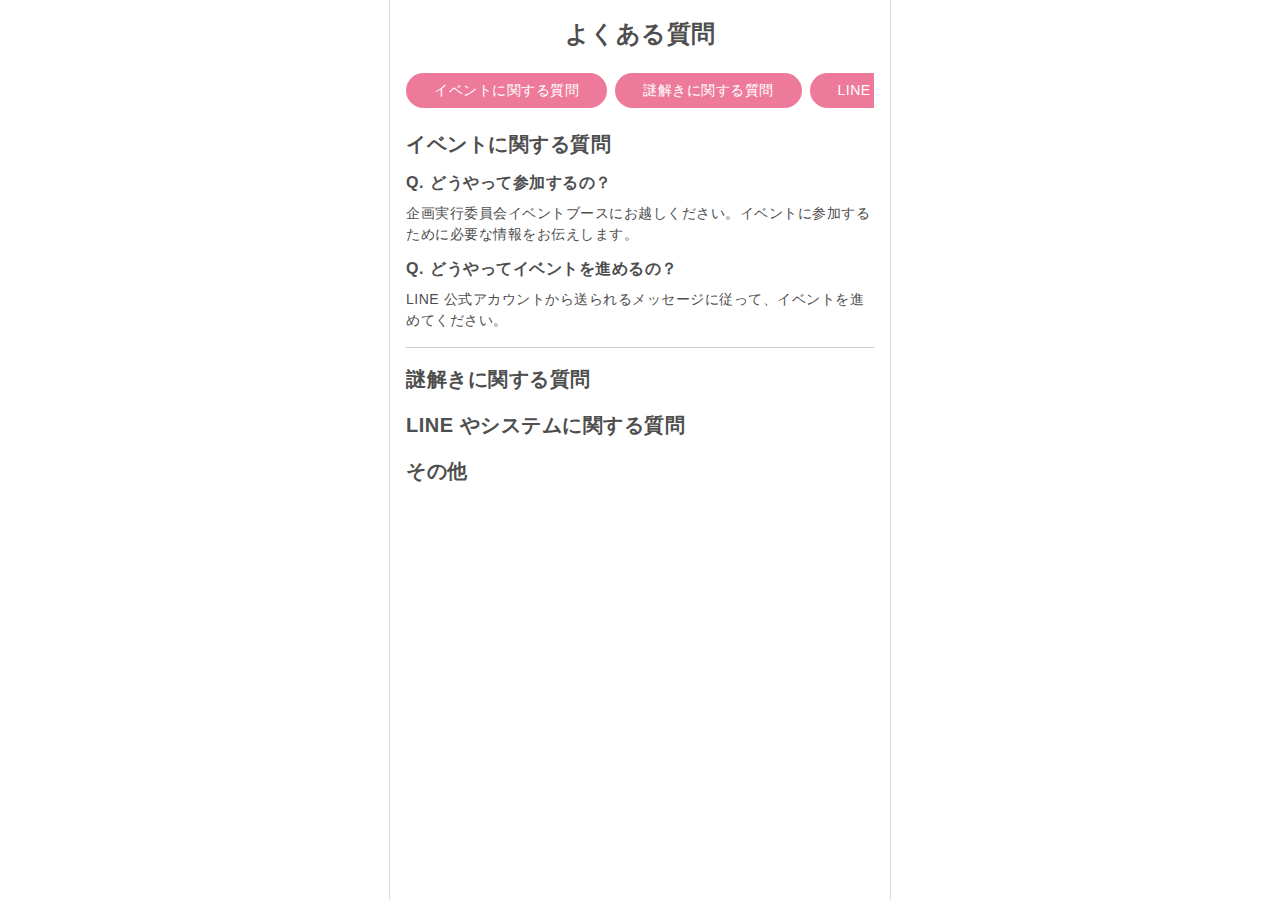
<file: faq.html>
<!DOCTYPE html>
<html lang="ja">
  <head>
    <meta charset="utf-8" />
    <title></title>
    <link rel="stylesheet" href="./assets/css/reset.css" />
    <link rel="stylesheet" href="./assets/css/root.css" />
    <link rel="stylesheet" href="./assets/css/style.css" />
    <link rel="stylesheet" href="./assets/css/lib/modal.css" />
    <link rel="stylesheet" href="style.css">
    <meta
      name="viewport"
      content="width=device-width, initial-scale=1.0, viewport-fit=cover, maximum-scale=1.0"
    />
    <meta name="apple-mobile-web-app-capable" content="yes" />
    <meta name="mobile-web-app-capable" content="yes" />
    <!-- Google Fontsの読み込み -->
    <link rel="preconnect" href="https://fonts.googleapis.com" />
    <link rel="preconnect" href="https://fonts.gstatic.com" crossorigin="" />
    <link
      href="https://fonts.googleapis.com/css2?family=Noto+Sans+JP:wght@100..900&amp;display=swap"
      rel="stylesheet"
    />
    <!-- Google Material Icon -->
    <link
      href="https://fonts.googleapis.com/css2?family=Material+Symbols+Outlined"
      rel="stylesheet"
    />
  </head>
  <body>
    <div id="modal">
      <div class="overlay"></div>
      <div class="center">
        <div class="content" id="openInNew">
          <section>
            <p class="fw-bold t-center">新しいタブで開きます</p>
            <div class="column-wrap-pc">
              <button type="button" class="btn-secondary btn-closeModal w-100">
                閉じる
              </button>
              <a class="btn-primary w-100" id="btnLinkConfirmOpenInNew">開く</a>
            </div>
          </section>
        </div>
      </div>
    </div>
    <div class="page-content">
      <main>
        <div class="contentBody">
          <section>
            <h1 class="page-title">よくある質問</h1>
          </section>
          <section>
            <div class="category">
              <div class="category-menu">
                <div class="carousel carousel-scroller">
                  <div class="carousel-item">
                    <a href="#event" class="badge">イベントに関する質問</a>
                  </div>
                  <div class="carousel-item">
                    <a href="#riddle" class="badge">謎解きに関する質問</a>
                  </div>
                  <div class="carousel-item">
                    <a href="#system" class="badge">LINE やシステムに関する質問</a>
                  </div>
                  <div class="carousel-item">
                    <a href="#others" class="badge">その他</a>
                  </div>
                </div>
              </div>
              <div class="category-main">
                <section class="category-content divider-bottom" id="event">
                  <h2 class="sec-title">
                    イベントに関する質問
                  </h2>
                  <div class="faq-container">
                    <div class="faq-question">
                      どうやって参加するの？
                    </div>
                    <div class="faq-answer">
                      <p>
                        企画実行委員会イベントブースにお越しください。イベントに参加するために必要な情報をお伝えします。
                      </p>
                    </div>
                  </div>
                  <div class="faq-container">
                    <div class="faq-question">
                      どうやってイベントを進めるの？
                    </div>
                    <div class="faq-answer">
                      <p>
                        LINE 公式アカウントから送られるメッセージに従って、イベントを進めてください。
                      </p>
                    </div>
                  </div>
                </section>
                <section class="category-content" id="riddle">
                  <h2 class="sec-title">
                    謎解きに関する質問
                  </h2>
                </section>
                <section class="category-content" id="system">
                  <h2 class="sec-title">
                    LINE やシステムに関する質問
                  </h2>
                </section>
                <section class="category-content" id="others">
                  <h2 class="sec-title">
                    その他
                  </h2>
                </section>
              </div>
            </div>
          </section>
        </div>
      </main>
    </div>
    <script
      src="https://code.jquery.com/jquery-3.7.1.js"
      integrity="sha256-eKhayi8LEQwp4NKxN+CfCh+3qOVUtJn3QNZ0TciWLP4="
      crossorigin="anonymous"
    ></script>
    <script src="./assets/js/script.js"></script>
  </body>
</html>
</file>
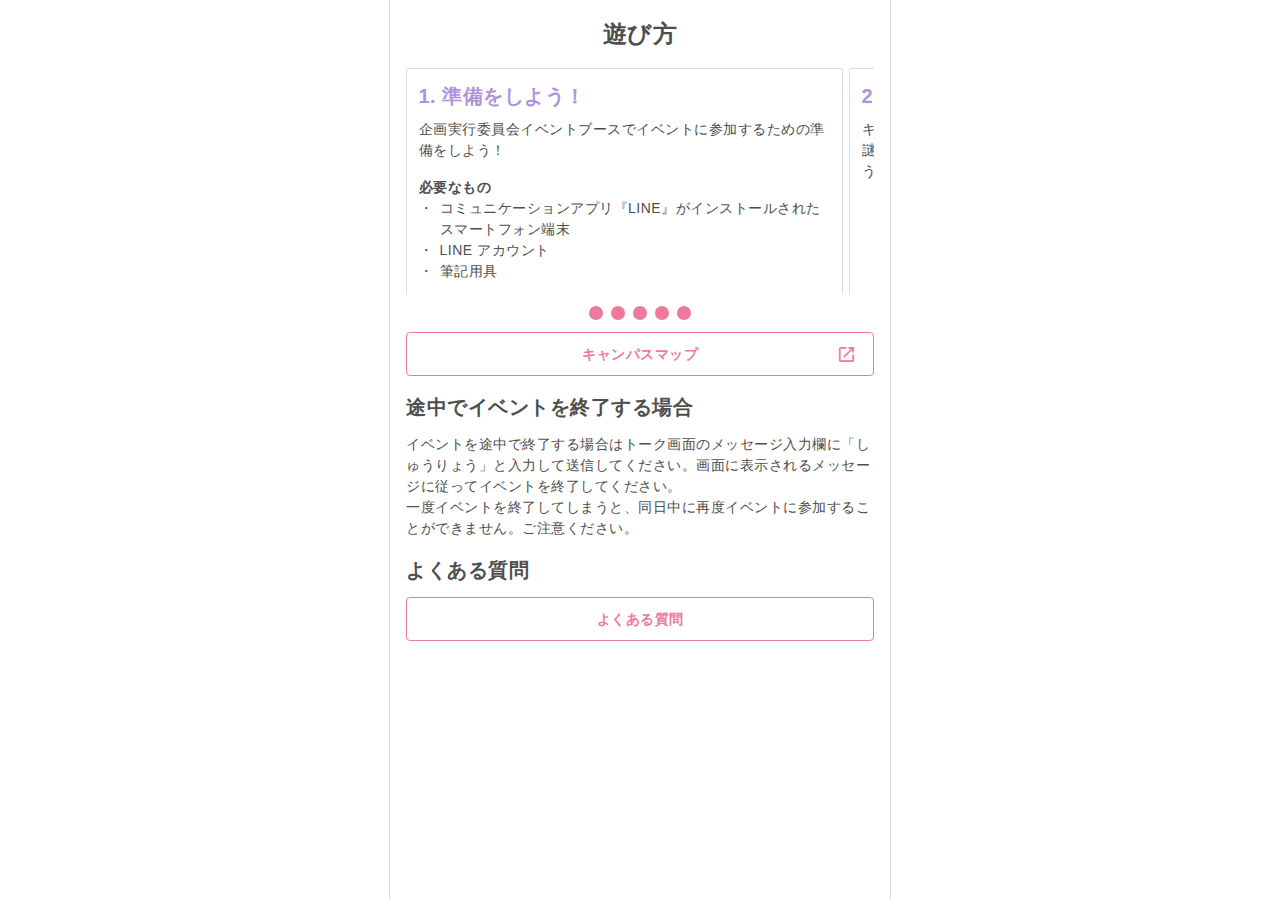
<file: howtoplay.html>
<!DOCTYPE html>
<html lang="ja">
  <head>
    <meta charset="utf-8" />
    <title></title>
    <link rel="stylesheet" href="./assets/css/reset.css" />
    <link rel="stylesheet" href="./assets/css/root.css" />
    <link rel="stylesheet" href="./assets/css/style.css" />
    <link rel="stylesheet" href="./assets/css/lib/modal.css" />
    <link rel="stylesheet" href="style.css">
    <meta
      name="viewport"
      content="width=device-width, initial-scale=1.0, viewport-fit=cover, maximum-scale=1.0"
    />
    <meta name="apple-mobile-web-app-capable" content="yes" />
    <meta name="mobile-web-app-capable" content="yes" />
    <!-- Google Fontsの読み込み -->
    <link rel="preconnect" href="https://fonts.googleapis.com" />
    <link rel="preconnect" href="https://fonts.gstatic.com" crossorigin="" />
    <link
      href="https://fonts.googleapis.com/css2?family=Noto+Sans+JP:wght@100..900&amp;display=swap"
      rel="stylesheet"
    />
    <!-- Google Material Icon -->
    <link
      href="https://fonts.googleapis.com/css2?family=Material+Symbols+Outlined"
      rel="stylesheet"
    />
  </head>
  <body>
    <div id="modal">
      <div class="overlay"></div>
      <div class="center">
        <div class="content" id="openInNew">
          <section>
            <p class="fw-bold t-center">新しいタブで開きます</p>
            <div class="column-wrap-pc">
              <button type="button" class="btn-secondary btn-closeModal w-100">
                閉じる
              </button>
              <a class="btn-primary w-100" id="btnLinkConfirmOpenInNew">開く</a>
            </div>
          </section>
        </div>
      </div>
    </div>
    <div class="page-content">
      <main>
        <div class="contentBody">
          <section>
            <h1 class="page-title">遊び方</h1>
          </section>
          <section>
            <div class="carousel carousel-banner">
              <div class="carousel-item" id="step1">
                <div class="txtBox">
                  <p class="fs-large fw-bold c-purple mrgn-bottom-half">
                    1. 準備をしよう！
                  </p>
                  <p>
                    企画実行委員会イベントブースでイベントに参加するための準備をしよう！
                  </p>
                  <div class="container mrgn-top">
                    <p class="fw-bold">必要なもの</p>
                    <ul class="list-dotted">
                      <li class="list-item">
                        <p>
                          コミュニケーションアプリ『LINE』がインストールされたスマートフォン端末
                        </p>
                      </li>
                      <li class="list-item">
                        <p>LINE アカウント</p>
                      </li>
                      <li class="list-item">
                        <p>筆記用具</p>
                      </li>
                    </ul>
                  </div>
                </div>
              </div>
              <div class="carousel-item" id="step2">
                <div class="txtBox">
                  <p class="fs-large fw-bold c-purple mrgn-bottom-half">
                    2. 謎を探しにキャンパスを探検しよう！
                  </p>
                  <p>キャンパスを探検しながら、隠された謎を見つけよう！</p>
                  <p>
                    謎を見つけた二次元コードを読み取ってメッセージを送信しよう！
                  </p>
                </div>
              </div>
              <div class="carousel-item" id="step3">
                <div class="txtBox">
                  <p class="fs-large fw-bold c-purple mrgn-bottom-half">
                    3. 見つけた謎を解読しよう！
                  </p>
                  <p>見つけた謎を解読して答えを送信しよう！</p>
                  <p>答えが合ってると、キーワードをゲットできるよ</p>
                  <p>
                    ヒントが欲しい場合は「ひんと」と送信するか、メニューから「ヒントを表示」を選んでね
                  </p>
                  <p>
                    合計 13 個のキーワードをゲットすると最終問題に挑戦できるよ
                  </p>
                </div>
              </div>
              <div class="carousel-item" id="step4">
                <div class="txtBox">
                  <p class="fs-large fw-bold c-purple mrgn-bottom-half">
                    4 最終問題に挑戦
                  </p>
                  <p>
                    これまでに解いた問題や集めたキーワードを使って最終問題に挑戦しよう！
                  </p>
                </div>
              </div>
              <div class="carousel-item" id="step5">
                <div class="txtBox">
                  <p class="fs-large fw-bold c-purple mrgn-bottom-half">
                    5. イベントクリア
                  </p>
                  <p>最終問題に正解すると、イベントクリア！</p>
                  <p>
                    企画実行委員会イベントブースでガラポンを回して景品を受け取ろう！
                  </p>
                </div>
              </div>
            </div>
            <div class="carousel-dotted">
              <a href="#step1"></a>
              <a href="#step2"></a>
              <a href="#step3"></a>
              <a href="#step4"></a>
              <a href="#step5"></a>
            </div>
            <a
              href="https://welcome.hosei-u.com/map/"
              class="btn-secondary w-100"
              target="_blank"
              >キャンパスマップ</a
            >
          </section>
          <section>
            <h2 class="sec-title">途中でイベントを終了する場合</h2>
            <div class="container">
              <p>
                イベントを途中で終了する場合はトーク画面のメッセージ入力欄に「しゅうりょう」と入力して送信してください。画面に表示されるメッセージに従ってイベントを終了してください。
              </p>
              <p>
                一度イベントを終了してしまうと、同日中に再度イベントに参加することができません。ご注意ください。
              </p>
            </div>
          </section>
          <section>
            <h2 class="sec-title">よくある質問</h2>
            <a href="faq.html" class="btn-secondary w-100">よくある質問</a>
          </section>
        </div>
      </main>
    </div>
    <script
      src="https://code.jquery.com/jquery-3.7.1.js"
      integrity="sha256-eKhayi8LEQwp4NKxN+CfCh+3qOVUtJn3QNZ0TciWLP4="
      crossorigin="anonymous"
    ></script>
    <script src="./assets/js/script.js"></script>
    <script src="./assets/js/lib/modal.js"></script>
  </body>
</html>
</file>
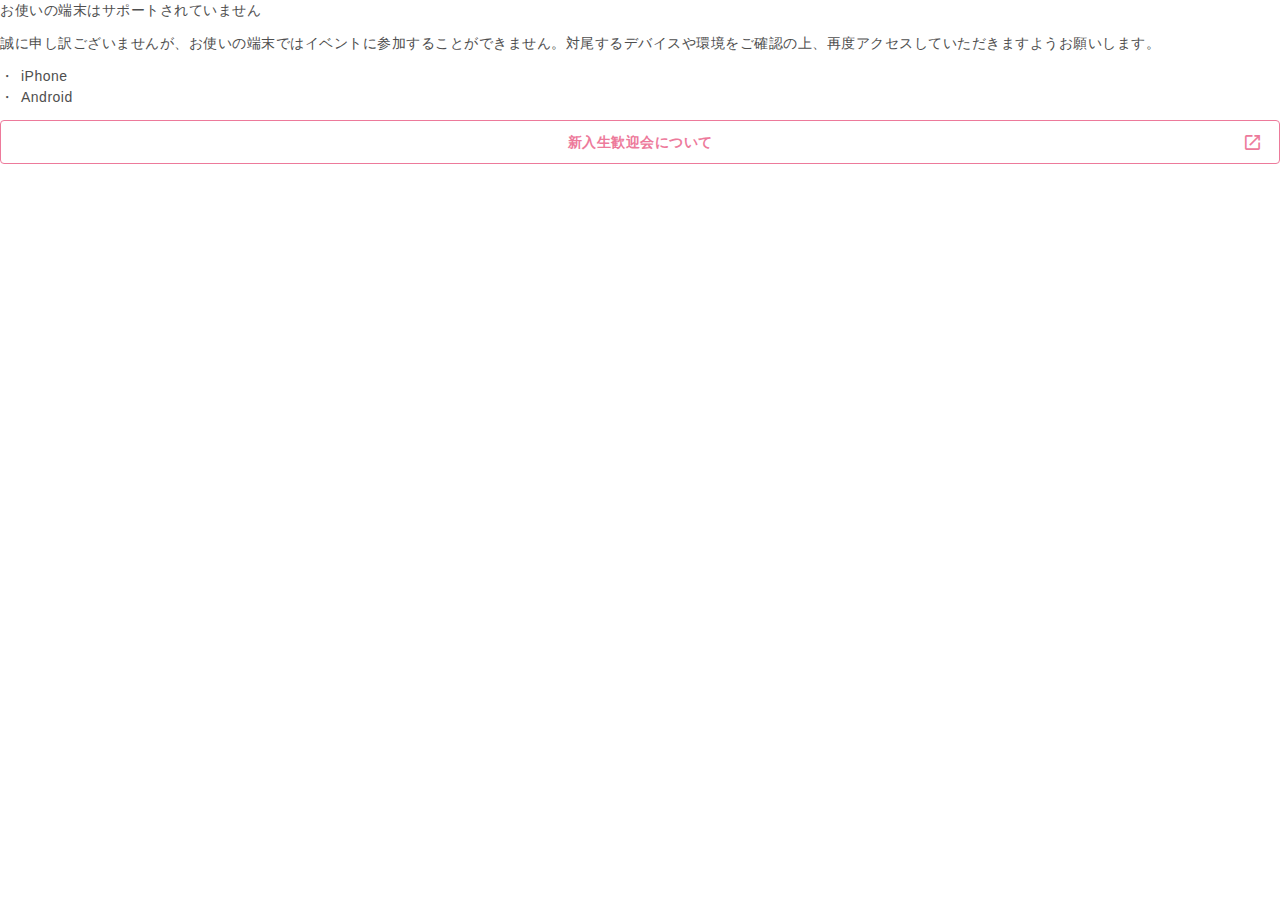
<file: register.html>
<!DOCTYPE html>
<html lang="ja">
  <head>
    <meta charset="utf-8" />
    <title></title>
    <link rel="stylesheet" href="./assets/css/reset.css" />
    <link rel="stylesheet" href="./assets/css/root.css" />
    <link rel="stylesheet" href="./assets/css/style.css" />
    <link rel="stylesheet" href="./assets/css/lib/modal.css" />
    <link rel="stylesheet" href="./assets/css/lib/form.css" />
    <meta
      name="viewport"
      content="width=device-width, initial-scale=1.0, viewport-fit=cover, maximum-scale=1.0"
    />
    <meta name="apple-mobile-web-app-capable" content="yes" />
    <meta name="mobile-web-app-capable" content="yes" />
    <!-- Google Fontsの読み込み -->
    <link rel="preconnect" href="https://fonts.googleapis.com" />
    <link rel="preconnect" href="https://fonts.gstatic.com" crossorigin="" />
    <link
      href="https://fonts.googleapis.com/css2?family=Noto+Sans+JP:wght@100..900&amp;display=swap"
      rel="stylesheet"
    />
    <!-- Google Material Icon -->
    <link
      href="https://fonts.googleapis.com/css2?family=Material+Symbols+Outlined"
      rel="stylesheet"
    />
  </head>
  <body>
    <div id="modal">
      <div class="overlay"></div>
      <div class="center">
        <div class="modalContent" data-modal="openInNew">
          <button type="button" class="icn icn-close btn-closeModal"></button>
          <p>新しいタブで開きます</p>
          <a href="" class="btn-primary w-100 link-confirm" target="_blank"
            >開く</a
          >
        </div>
        <div class="modalContent" data-modal="registerErr">
          <p>
            既にユーザー登録をしています。
          </p>
          <a href="index.html" class="btn-primary w-100">HOME に戻る</a>
        </div>
      </div>
    </div>
    <div class="pageContent">
      <main>
        <div class="contentBody">
          <section>
            <h2 class="secTitle">新規ユーザー登録</h2>
            <div class="form">
              <div class="form-group">
                <label for="userName" class="form-label">ユーザーネーム</label>
                <input
                  type="text"
                  name="userName"
                  id="userName"
                  placeholder="10文字以内"
                  maxlength="10"
                />
                <div class="form-err">
                  <p>必須項目です</p>
                </div>
                <p class="form-note">本名を入力しないでください。</p>
              </div>
              <div class="form-group">
                <div class="form-group-checkbox">
                  <label for="termsConsented">
                    <input
                      type="checkbox"
                      name="temrsConsented"
                      id="termsConsented"
                      class="checkboxConsented"
                    />
                    <p>
                      <a href="" target="_blank">利用規約</a>
                      に同意します
                    </p>
                  </label>
                </div>
                <div class="form-group-checkbox">
                  <label for="policyConsented">
                    <input
                      type="checkbox"
                      name="policyConsented"
                      id="policyConsented"
                      class="checkboxConsented"
                    />
                    <p>
                      <a href="" target="_blank">プライバシーポリシー</a>
                      に同意します
                    </p>
                  </label>
                </div>
              </div>
              <div class="form-group">
                <div class="form-group-submit">
                  <button
                    type="button"
                    class="btn-primary w-100"
                    aria-disabled="true"
                    id="btn-submit"
                  >
                    作成する
                  </button>
                </div>
              </div>
            </div>
          </section>
        </div>
      </main>
    </div>
    <script
      src="https://code.jquery.com/jquery-3.7.1.js"
      integrity="sha256-eKhayi8LEQwp4NKxN+CfCh+3qOVUtJn3QNZ0TciWLP4="
      crossorigin="anonymous"
    ></script>
    <script src="./assets/js/script.js"></script>
    <script src="./assets/js/userAgent.js"></script>
    <script src="./assets/js/register.js"></script>
    <script src="./assets/js/lib/modal.js"></script>
  </body>
</html>
</file>
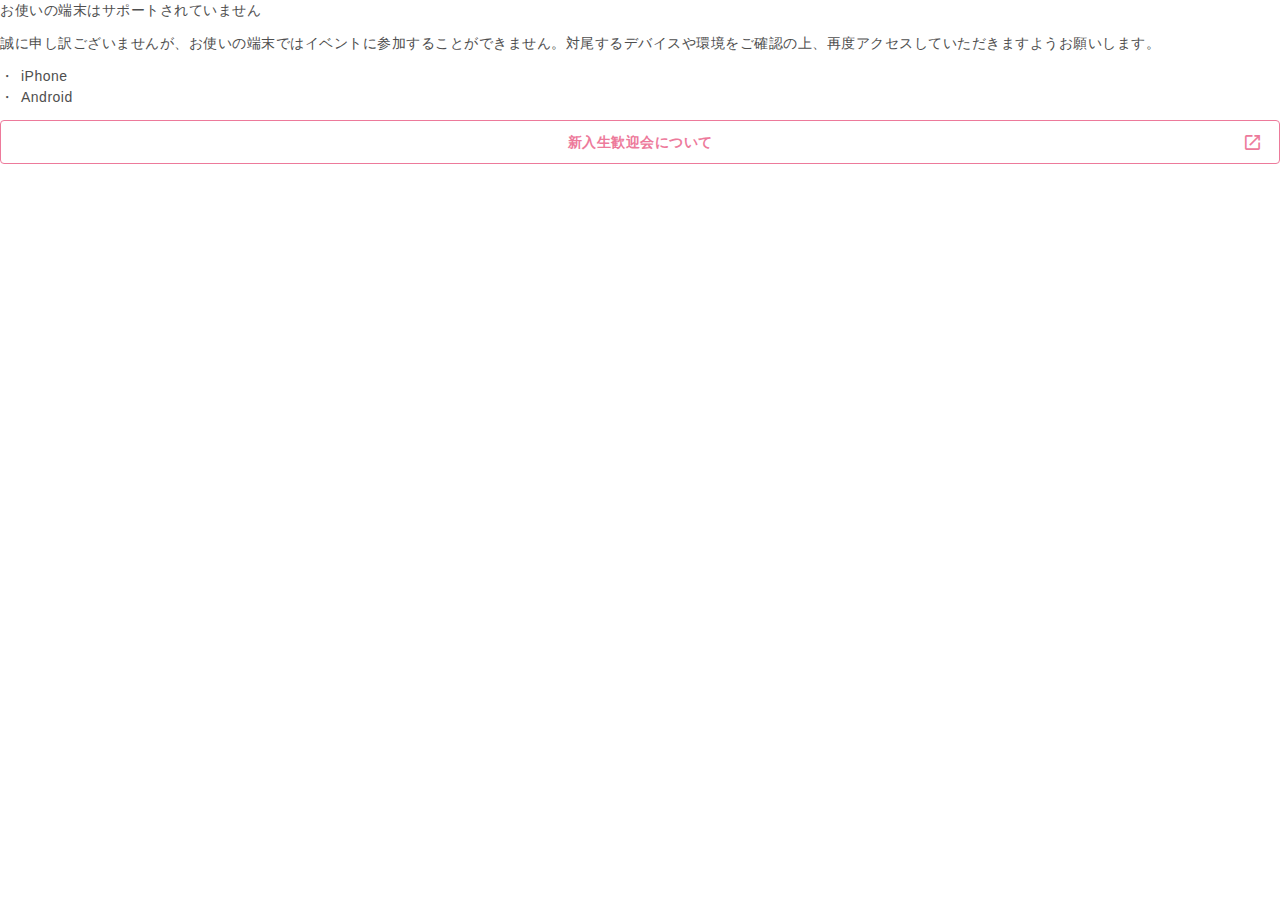
<file: riddle01.html>
<!DOCTYPE html>
<html lang="ja">
  <head>
    <meta charset="utf-8" />
    <title></title>
    <link rel="stylesheet" href="./assets/css/reset.css" />
    <link rel="stylesheet" href="./assets/css/root.css" />
    <link rel="stylesheet" href="./assets/css/style.css" />
    <meta
      name="viewport"
      content="width=device-width, initial-scale=1.0, viewport-fit=cover, maximum-scale=1.0"
    />
    <meta name="apple-mobile-web-app-capable" content="yes" />
    <meta name="mobile-web-app-capable" content="yes" />
    <!-- Google Fontsの読み込み -->
    <link rel="preconnect" href="https://fonts.googleapis.com" />
    <link rel="preconnect" href="https://fonts.gstatic.com" crossorigin="" />
    <link
      href="https://fonts.googleapis.com/css2?family=Noto+Sans+JP:wght@100..900&amp;display=swap"
      rel="stylesheet"
    />
    <!-- Google Material Icon -->
    <link
      href="https://fonts.googleapis.com/css2?family=Material+Symbols+Outlined"
      rel="stylesheet"
    />
  </head>
  <body>
    <div class="pageContent">
      <main>
        <div class="contentBody"></div>
      </main>
      <nav></nav>
    </div>
    <script
      src="https://code.jquery.com/jquery-3.7.1.js"
      integrity="sha256-eKhayi8LEQwp4NKxN+CfCh+3qOVUtJn3QNZ0TciWLP4="
      crossorigin="anonymous"
    ></script>
    <script src="./assets/js/script.js"></script>
    <script src="./assets/js/userAgent.js"></script>
  </body>
</html>
</file>
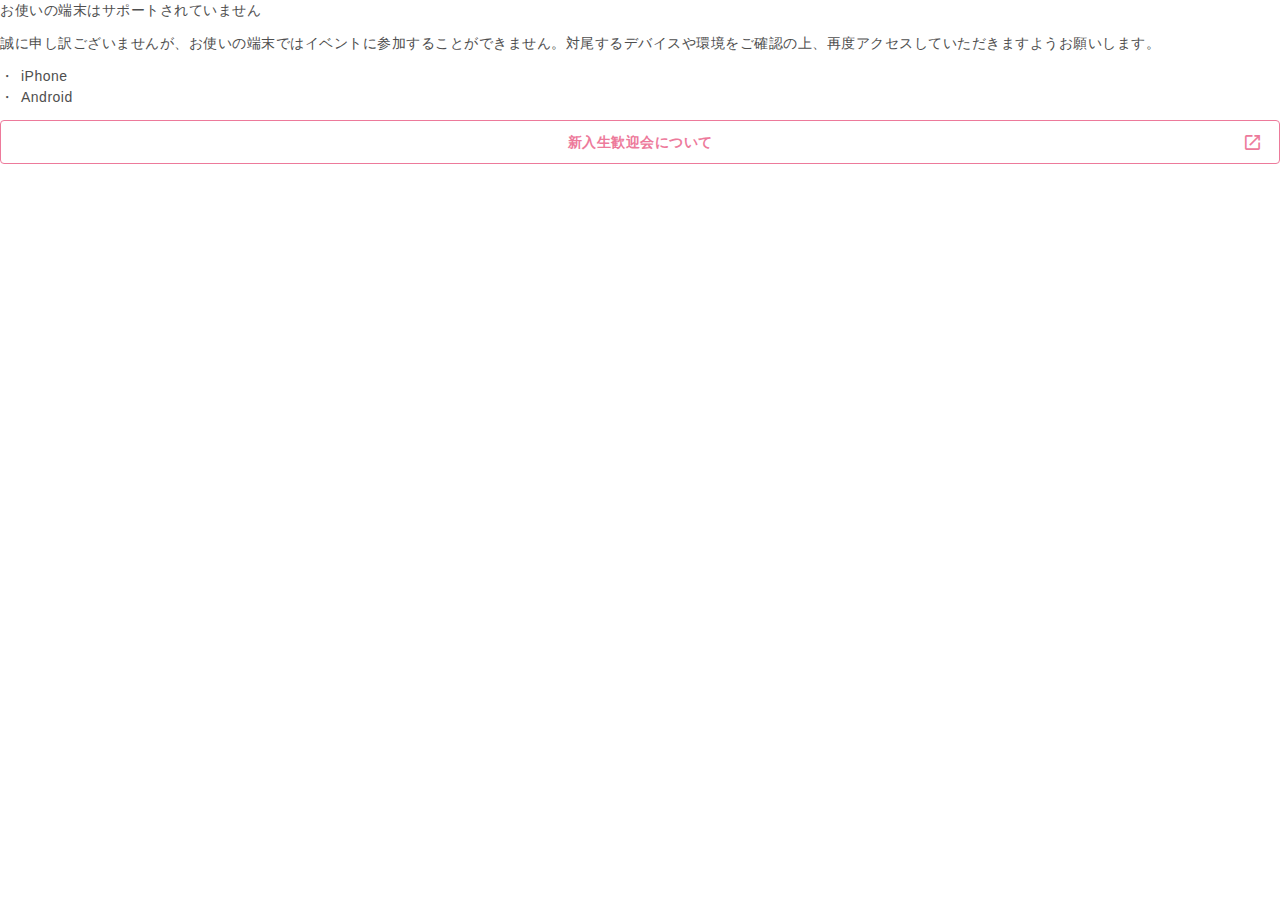
<file: template.html>
<!DOCTYPE html>
<html lang="ja">
  <head>
    <meta charset="utf-8" />
    <title></title>
    <link rel="stylesheet" href="./assets/css/reset.css" />
    <link rel="stylesheet" href="./assets/css/root.css" />
    <link rel="stylesheet" href="./assets/css/style.css" />
    <meta
      name="viewport"
      content="width=device-width, initial-scale=1.0, viewport-fit=cover, maximum-scale=1.0"
    />
    <meta name="apple-mobile-web-app-capable" content="yes" />
    <meta name="mobile-web-app-capable" content="yes" />
    <!-- Google Fontsの読み込み -->
    <link rel="preconnect" href="https://fonts.googleapis.com" />
    <link rel="preconnect" href="https://fonts.gstatic.com" crossorigin="" />
    <link
      href="https://fonts.googleapis.com/css2?family=Noto+Sans+JP:wght@100..900&amp;display=swap"
      rel="stylesheet"
    />
    <!-- Google Material Icon -->
    <link
      href="https://fonts.googleapis.com/css2?family=Material+Symbols+Outlined"
      rel="stylesheet"
    />
  </head>
  <body>
    <div class="pageContent">
      <main>
        <div class="contentBody"></div>
      </main>
    </div>
    <script
      src="https://code.jquery.com/jquery-3.7.1.js"
      integrity="sha256-eKhayi8LEQwp4NKxN+CfCh+3qOVUtJn3QNZ0TciWLP4="
      crossorigin="anonymous"
    ></script>
    <script src="./assets/js/script.js"></script>
    <script src="./assets/js/userAgent.js"></script>
  </body>
</html>
</file>
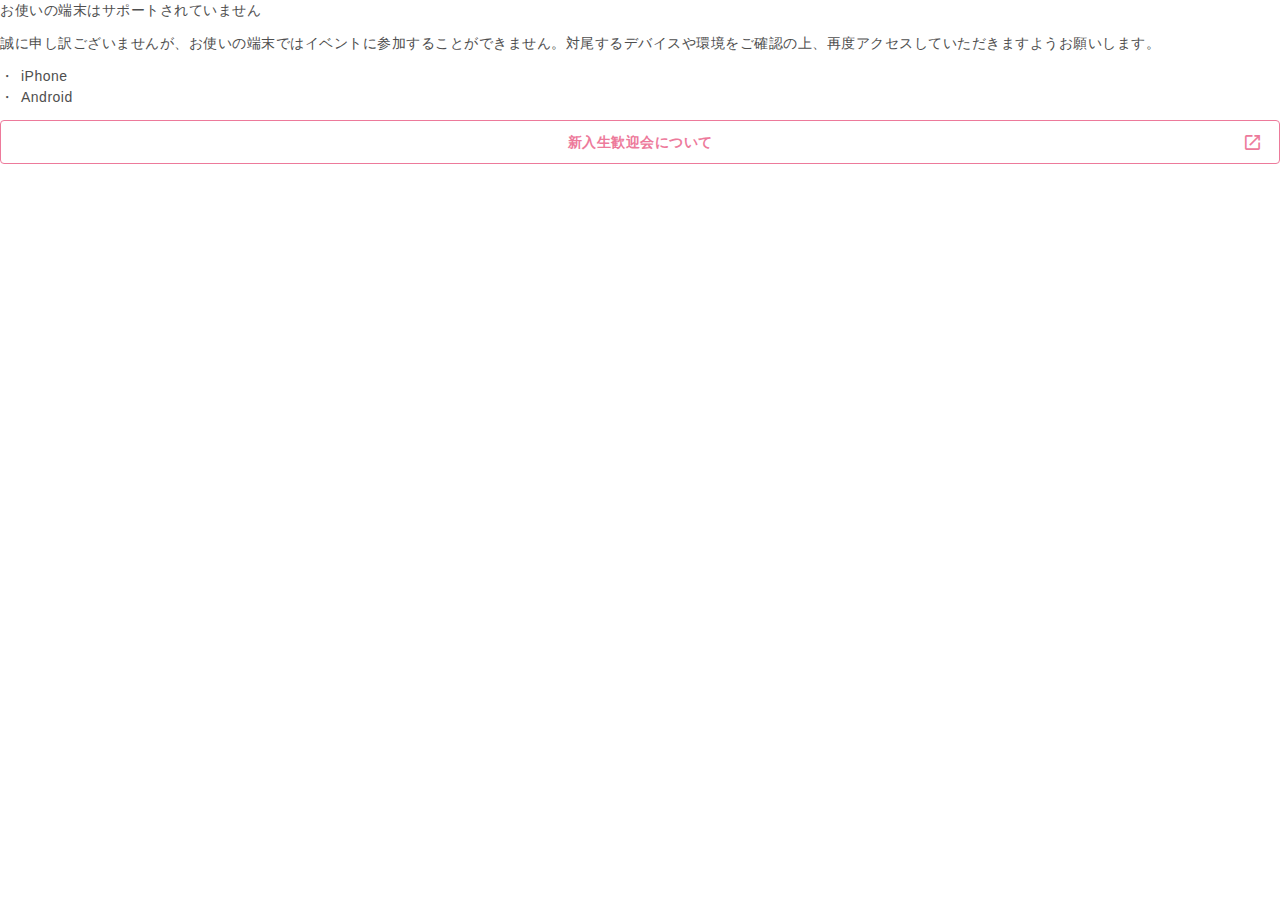
<file: unsupported.html>
<!DOCTYPE html>
<html lang="ja">
  <head>
    <meta charset="utf-8" />
    <title></title>
    <link rel="stylesheet" href="./assets/css/reset.css" />
    <link rel="stylesheet" href="./assets/css/root.css" />
    <link rel="stylesheet" href="./assets/css/style.css" />
    <link rel="stylesheet" href="./assets/css/lib/modal.css" />
    <meta
      name="viewport"
      content="width=device-width, initial-scale=1.0, viewport-fit=cover, maximum-scale=1.0"
    />
    <meta name="apple-mobile-web-app-capable" content="yes" />
    <meta name="mobile-web-app-capable" content="yes" />
    <!-- Google Fontsの読み込み -->
    <link rel="preconnect" href="https://fonts.googleapis.com" />
    <link rel="preconnect" href="https://fonts.gstatic.com" crossorigin="" />
    <link
      href="https://fonts.googleapis.com/css2?family=Noto+Sans+JP:wght@100..900&amp;display=swap"
      rel="stylesheet"
    />
    <!-- Google Material Icon -->
    <link
      href="https://fonts.googleapis.com/css2?family=Material+Symbols+Outlined"
      rel="stylesheet"
    />
  </head>
  <body>
    <div id="modal">
      <div class="overlay"></div>
      <div class="center">
        <div class="modalContent" data-modal="openInNew">
          <button type="button" class="icn icn-close btn-closeModal"></button>
          <p>新しいタブで開きます</p>
          <a href="" class="btn-primary w-100 link-confirm" target="_blank"
            >開く</a
          >
        </div>
      </div>
    </div>
    <div class="pageContent">
      <main>
        <div class="contentBody">
          <section>
            <h1 class="pageTitle">お使いの端末はサポートされていません</h1>
            <p>
              誠に申し訳ございませんが、お使いの端末ではイベントに参加することができません。対尾するデバイスや環境をご確認の上、再度アクセスしていただきますようお願いします。
            </p>
            <ul class="list-dotted">
              <li class="list-item">
                iPhone
              </li>
              <li class="list-item">
                Android
              </li>
            </ul>
            <a
              href="https://welcome.hosei-u.com/"
              class="btn-secondary btn-icn btn-icn-openInNew w-100"
              target="_blank"
              >新入生歓迎会について</a
            >
          </section>
        </div>
      </main>
    </div>
    <script
      src="https://code.jquery.com/jquery-3.7.1.js"
      integrity="sha256-eKhayi8LEQwp4NKxN+CfCh+3qOVUtJn3QNZ0TciWLP4="
      crossorigin="anonymous"
    ></script>
    <script src="./assets/js/script.js"></script>
    <script src="./assets/js/lib/modal.js"></script>
  </body>
</html>
</file>
<file: assets/css/root.css>
:root {
  /* color */
  --c-txt: #4e4e4e;
  --c-primary: #ed7a9b;
  --c-gray: #ccc;
  --c-red: #eb0001;
  --c-green: #239d63;
  --c-orange: #ff8466;
  --c-purple: #ae93db;
  --c-blue: #0017c1;

  /* background color */
  --bgc-gray: rgba(236, 241, 244, 0.6);
  --bgc-blue: #e3f2fe;
  --bgc-blue_pale: #f1f8fe;
  --bgc-gray_pale: #ecf1f4;
  --bgc-overlay: rgba(0, 0, 0, 0.5);
  --bdc-pale: #ecf1f4;

  /* size */
  --w-pc: 500px;

  /* gutter */
  --gutter: 1.6rem;
}
</file>
<file: assets/css/style.css>
html {
  font-size: 10px;
  touch-action: pan-x pan-y;
}
body {
  color: var(--c-txt);
  font-family: "Noto Sans", sans-serif;
  font-size: 1.4rem;
  font-weight: 500;
  letter-spacing: 0.05rem;
  line-height: 1.5;
  height: 100%;
  width: 100%;
  position: relative;
  z-index: 0;

  &.is-active {
    overflow: hidden !important;
  }
}

.page-content {
  background-color: #fff;
  box-shadow: 0 0 0.1rem #333;
  height: 100%;
  width: min(100%, var(--w-pc));
  margin: 0 auto;
  min-height: 100dvh;
  position: relative;

  main {
    .contentBody {
      padding: calc(var(--gutter) + env(safe-area-inset-top)) var(--gutter) calc(var(--gutter) + env(safe-area-inset-bottom));

      .page-title {
        font-size: 2.4rem;
        font-weight: 700;
        margin-bottom: var(--gutter);
        text-align: center;
      }
    }
  }
}

section {
  &:not(:last-child) {
    margin-bottom: var(--gutter);
  }

  > *:not(:last-child) {
    margin-bottom: calc(var(--gutter) * 0.75);
  }
  .sec-title {
    font-size: 2rem;
    font-weight: 700;
  }
}

/* background */
.bgc-red {
  background-color: var(--c-red) !important;
  color: #fff !important;
}

/* badge */
.badge {
  background-color: var(--c-primary);
  border-radius: 99rem;
  color: #fff;
  cursor: pointer;
  display: block;
  padding: 0.5em 2em;
  transition: opacity 0.4s;

  &:hover {
    opacity: 0.7;
  }
}
.badge-small {
  font-size: 1.2rem;
}
.badge-purple {
  background-color: var(--c-purple) !important;
}

/* button style */
.btn-primary {
  background-color: var(--c-primary);
  border-radius: 0.4rem;
  color: #fff;
  display: inline-block;
  font-weight: 700;
  padding: 0.75em 3em;
  text-align: center;
  transition: opacity 0.4s;
  width: fit-content;

  &:hover {
    opacity: 0.7;
  }
  &[aria-disabled="true"] {
    background-color: var(--c-gray);
    cursor: not-allowed;
  }

  &[target="_blank"] {
    &:after {
      content: "\e89e";
      display: inline-block;
      font-family: "Material Symbols Outlined";
      font-size: 1em;
      margin-left: 0.5em;
    }
  }
}

.btn-secondary {
  border: 0.1rem solid var(--c-primary);
  border-radius: 0.4rem;
  color: var(--c-primary);
  display: inline-block;
  font-weight: 700;
  padding: 0.75em 3em;
  text-align: center;
  transition: opacity 0.4s;
  width: fit-content;

  &:hover {
    opacity: 0.7;
  }
  &[aria-disabled="true"] {
    border-color: var(--c-gray);
    color: var(--c-gray);
    cursor: not-allowed;
  }

  &[target="_blank"] {
    position: relative;

    &:after {
      content: "\e89e";
      display: block;
      font-family: "Material Symbols Outlined";
      font-size: 1.5em;

      direction: ltr;
      font-style: normal;
      font-weight: normal;
      letter-spacing: normal;
      line-height: 1;
      text-transform: none;
      white-space: nowrap;
      word-wrap: normal;

      position: absolute;
      top: 50%;
      transform: translate(0, -50%);
      right: var(--gutter);
    }
  }
}

/* carousel */
.carousel-banner {
  display: grid;
  gap: calc(var(--gutter) * 0.5);
  grid-template-columns: repeat(var(--i), calc(100% - var(--gutter) * 2));
  overflow: scroll hidden;
  scroll-behavior: smooth;
  scroll-snap-type: x mandatory;
  padding: 0.05rem;
  width: 100%;

  &::-webkit-scrollbar {
    display: none;
  }

  .carousel-item {
    box-shadow: 0 0 0.1rem #333;
    scroll-snap-align: center;
    width: 100%;

    .txtBox {
      padding: calc(var(--gutter) * 0.75);
    }
  }
}
.carousel-scroller {
  display: flex;
  align-items: center;
  gap: calc(var(--gutter) * 0.5);
  overflow: scroll hidden;

  &::-webkit-scrollbar {
    display: none;
  }

  .carousel-item {
    flex-shrink: 0;
    width: fit-content;
  }
}

/* column */
.column-wrap {
  display: grid;
  gap: var(--gutter);
  grid-template-columns: repeat(2, 1fr);
}

.column-wrap-pc {
  display: grid;
  gap: calc(var(--gutter) * 0.5);

  @media (min-width: 768px) {
    grid-template-columns: repeat(2, 1fr);
    gap: var(--gutter);
  }
}

/* divider */
.divider-bottom {
  border-bottom: 0.1rem solid var(--c-gray);
  padding-bottom: var(--gutter) !important;
  margin-bottom: var(--gutter) !important;
}

/* icon style */
.icn {
  display: block;
  font-size: 2.4rem;
  height: 1em;
  width: 1em;
  position: relative;

  &::before {
    height: 1em;
    width: 1em;
    position: absolute;
    top: 50%;
    left: 50%;
    transform: translate(-50%, -50%);

    direction: ltr;
    display: inline-block;
    font-family: "Material Symbols Outlined";
    font-size: 1em;
    font-style: normal;
    font-weight: normal;
    letter-spacing: normal;
    line-height: 1;
    text-transform: none;
    white-space: nowrap;
    word-wrap: normal;
  }
}

.icn-large {
  font-size: 3.2rem;
}
.icn-small {
  font-size: 1.6rem;
}

.icn-arrow-back {
  &::before {
    content: "\e5e0";
  }
}
.icn-close {
  &::before {
    content: "\e5cd";
  }
}

/* image */
.img-fullVis {
  margin-left: calc((-1) * var(--gutter));
  width: calc(100% + var(--gutter) * 2);
}

/* list style */
.list-dotted {
  .list-item {
    padding-left: 1.5em;
    position: relative;

    &::before {
      content: "・";
      display: block;
      font-size: 1em;
      position: absolute;
      top: 0;
      left: 0;
    }
  }
}

/* sp */
.sp {
  @media (min-width: 768px) {
    display: none;
  }
}
.pc {
  @media (max-width: 768px) {
    display: none;
  }
}

/* margin */
.mrgn-top {
  margin-top: var(--gutter);
}
.mrgn-right {
  margin-right: var(--gutter);
}
.mrgn-bottom {
  margin-bottom: var(--gutter);
}
.mrgn-left {
  margin-left: var(--gutter);
}

.mrgn-top-half {
  margin-top: calc(var(--gutter) * 0.5);
}
.mrgn-right-half {
  margin-right: calc(var(--gutter) * 0.5);
}
.mrgn-bottom-half {
  margin-bottom: calc(var(--gutter) * 0.5);
}
.mrgn-left-half {
  margin-left: calc(var(--gutter) * 0.5);
}

/* text style */
.fs-huge {
  font-size: 3.2rem;
}
.fs-xlarge {
  font-size: 2.4rem;
}
.fs-large {
  font-size: 2rem;
}
.fs-medium {
  font-size: 1.6rem;
}
.fs-small {
  font-size: 1.2rem;
}
.fs-xsmall {
  font-size: 1rem;
}

.fw-bold {
  font-weight: 700;
}
.fw-light {
  font-weight: 300;
}

.t-left {
  text-align: left;
}
.t-center {
  text-align: center;
}
.t-right {
  text-align: right;
}

/* text color */
.c-blue {
  color: var(--c-blue) !important;
}
.c-green {
  color: var(--c-green) !important;
}
.c-orange {
  color: var(--c-orange) !important;
}
.c-purple {
  color: var(--c-purple) !important;
}
.c-red {
  color: var(--c-red) !important;
}

/* width */
.w-100 {
  width: 100%;
}
</file>
<file: assets/css/lib/modal.css>
#modal {
  height: 100dvh;
  width: 100dvw;
  overflow: hidden;
  position: fixed;
  top: 0;
  left: 0;
  visibility: hidden;
  z-index: 100;

  &.is-active {
    visibility: visible;
  }

  .overlay {
    background-color: var(--bgc-overlay);
    height: 100dvh;
    width: 100dvw;
    position: absolute;
    top: 0;
    left: 0;
    z-index: 100;
  }

  .center {
    display: flex;
    align-items: center;
    justify-content: center;
    height: 100dvh;
    width: 100dvw;
    visibility: hidden;

    .content {
      background-color: #fff;
      border-radius: 0.4rem;
      height: fit-content;
      width: min(calc(100% - 3.2rem), calc(var(--w-pc) - 3.2rem));
      max-height: calc(100dvh - 3.2rem);
      overflow: hidden scroll;
      padding: var(--gutter);
      position: absolute;
      top: 50%;
      left: 50%;
      transform: translate(-50%, -50%);
      visibility: hidden;
      z-index: 101;

      &::-webkit-scrollbar {
        display: none;
      }
      &.is-show {
        visibility: visible;
      }
    }
  }
  .bottom {
    position: absolute;
    bottom: 0;
    left: 50%;
    transform: translate(-50%, 0);
    visibility: hidden;
    width: min(100dvw, var(--w-pc));
    z-index: 101;

    .content {
      background-color: #fff;
      border-top-right-radius: 1.6rem;
      border-top-left-radius: 1.6rem;
      height: fit-content;
      width: 100%;
      max-height: 90%;
      overflow: hidden auto;
      padding: calc(var(--gutter) * 1.5) var(--gutter) calc(var(--gutter) + env(safe-area-inset-bottom)) var(--gutter);
      position: relative;
      transition: all .4s;
      transform: translate(0, 100%);
      visibility: hidden;
      z-index: 101;

      &.is-show {
        transform: none !important;
        visibility: visible;
      }

      &::-webkit-scrollbar {
        display: none;
      }
    }
  }
}
</file>
<file: style.css>
.category {
  height: 100%;
  position: relative;

  .category-menu {
    padding: calc(0.5rem + env(safe-area-inset-top)) 0 0.5rem;
    position: sticky;
    top: 0;
    left: 0;
    width: 100%;
    z-index: 10;
  }
  .category-main {
    margin: var(--gutter) 0 0;

    .category-content {
      padding-top: var(--height);
      margin-top: calc(-1 * var(--height));
    }
  }
}

/* FAQ */
.faq-container {
  .faq-question {
    font-size: 1.6rem;
    font-weight: 700;
    padding-left: 1.5em;
    position: relative;

    &::before {
      content: "Q.";
      font-size: 1em;
      font-weight: 700;
      position: absolute;
      top: 50%;
      left: 0;
      transform: translate(0, -50%);
    }
  }
  .faq-answer {
    margin-top: calc(var(--gutter) * 0.5);
  }
}

/* carousel */
.carousel-dotted {
  display: flex;
  align-items: center;
  gap: calc(var(--gutter) * .5);
  margin: 0 auto;
  width: fit-content;

  a {
    background-color: var(--c-primary);
    border-radius: 99rem;
    display: block;
    height: 1em;
    width: 1em;
  }
}
</file>
<file: assets/css/lib/form.css>
.form {
  .form-group {
    &:not(:last-child) {
      border-bottom: .1rem solid var(--c-gray);
      padding-bottom: var(--gutter);
      margin-bottom: var(--gutter);
    }
    > *:not(:last-child) {
      margin-bottom: 0.5em;
    }
    .form-label {
      border-left: 0.5rem solid var(--c-txt);
      display: block;
      font-size: 1.6rem;
      font-weight: 700;
      padding: 0.25rem 0 0.25rem 0.75em;
    }
    input[type="text"] {
      border-radius: 0.4rem;
      display: block;
      outline: 0.2rem solid var(--c-gray);
      overflow: hidden;
      padding: 0.8rem;
      width: 100%;

      &:focus {
        outline-color: var(--c-blue);
      }
      &.is-err {
        background-color: #ffebeb !important;
        outline-color: var(--c-red);
      }
    }
    .form-err {
      color: var(--c-red);
      display: none;

      &.is-active {
        display: block;
      }
    }
    .form-note {
      padding-left: 1.5em;
      position: relative;

      &::before {
        content: "※";
        display: block;
        font-size: 1em;
        position: absolute;
        top: 50%;
        left: 0;
        transform: translate(0, -50%);
      }
    }

    a {
      color: var(--c-blue);
      text-decoration: underline;
    }

    .form-group-checkbox {
      label {
        display: flex;
        align-items: center;
        font-size: 1.4rem;
        font-weight: 700;

        input[type="checkbox"] {
          appearance: none;
          background-color: #fff;
          border: 0.1rem solid var(--c-gray);
          border-radius: 0.4rem;
          height: 2em;
          width: 2em;
          margin-right: 0.5em;

          &:checked {
            background-color: var(--c-green);
            position: relative;
            
            &::before {
              color: #fff;
              content: "\e5ca";
              position: absolute;
              top: 50%;
              left: 50%;
              transform: translate(-50%, -50%);

              font-family: "Material Symbols Outlined";
              font-weight: normal;
              font-style: normal;
              font-size: 1.5em; /* Preferred icon size */
              display: inline-block;
              line-height: 1;
              text-transform: none;
              letter-spacing: normal;
              word-wrap: normal;
              white-space: nowrap;
              direction: ltr;
            }
          }
        }
      }
    }
  }
}
</file>
